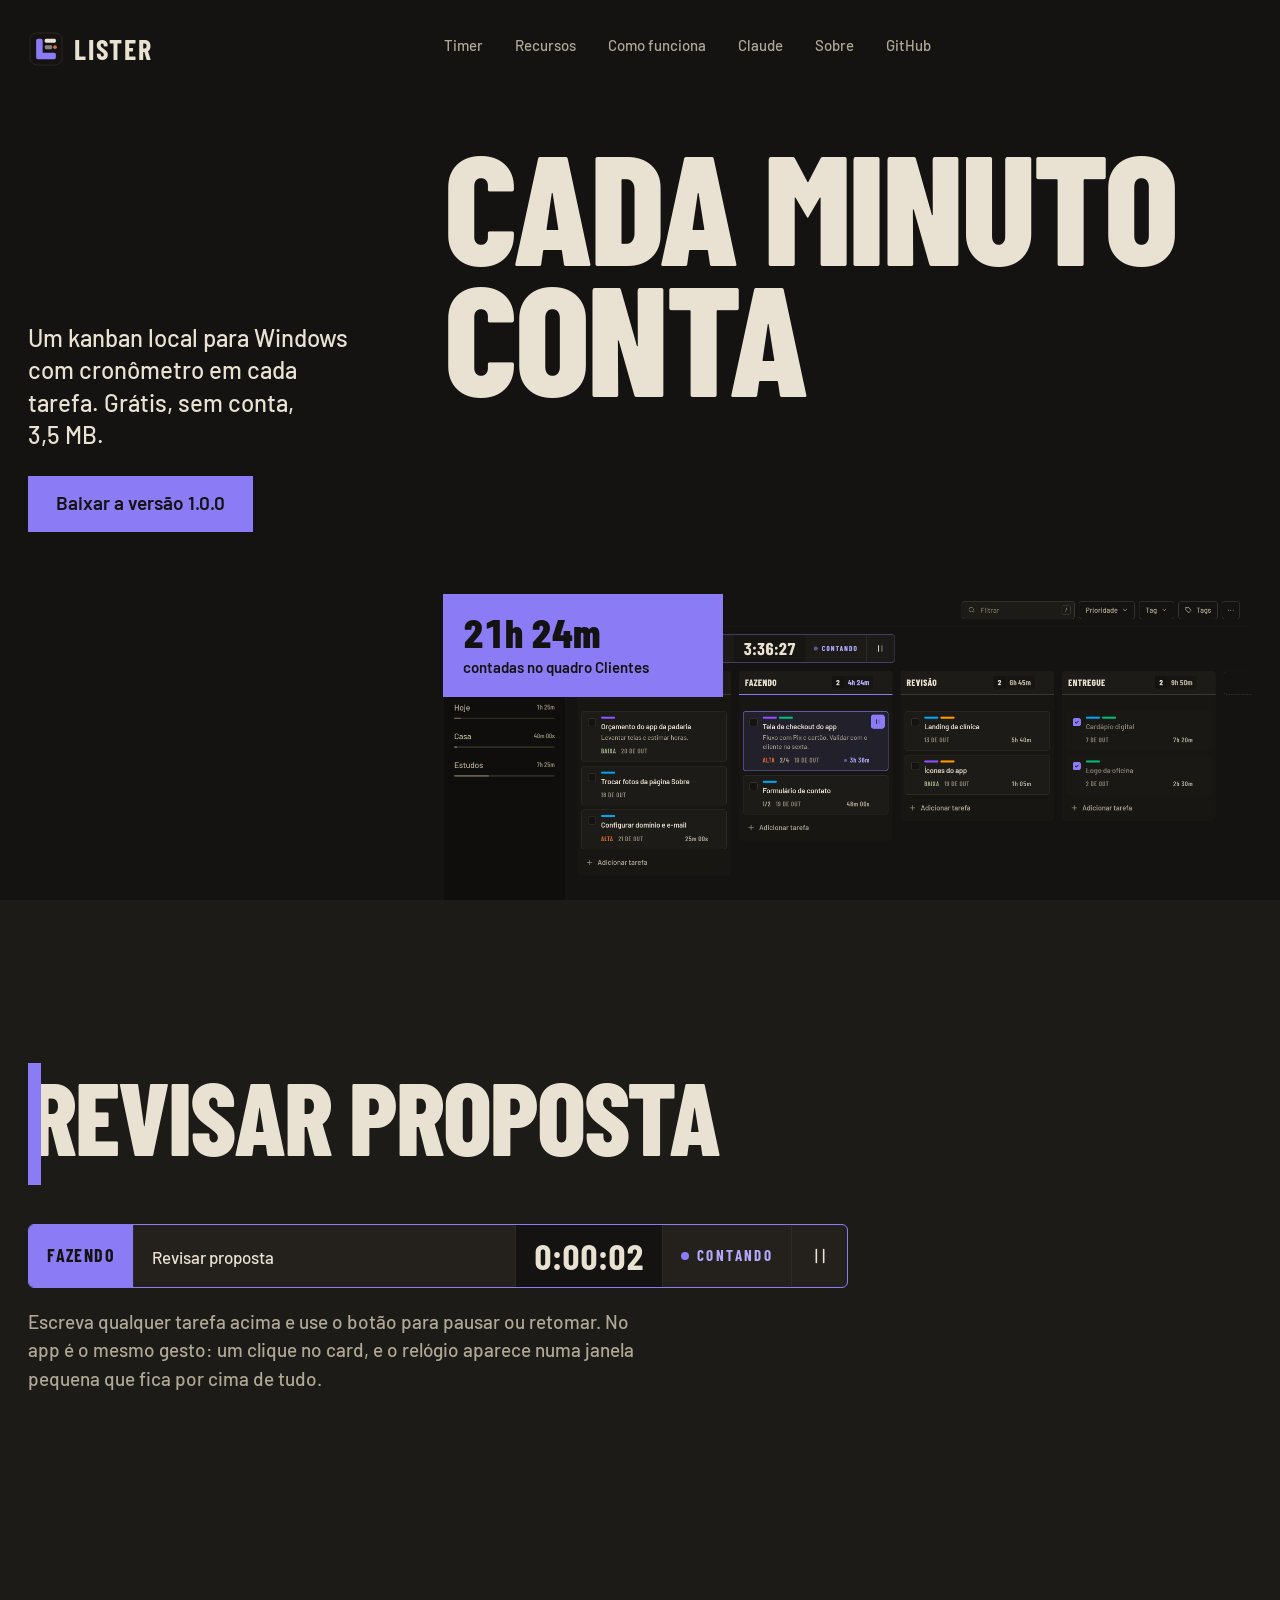
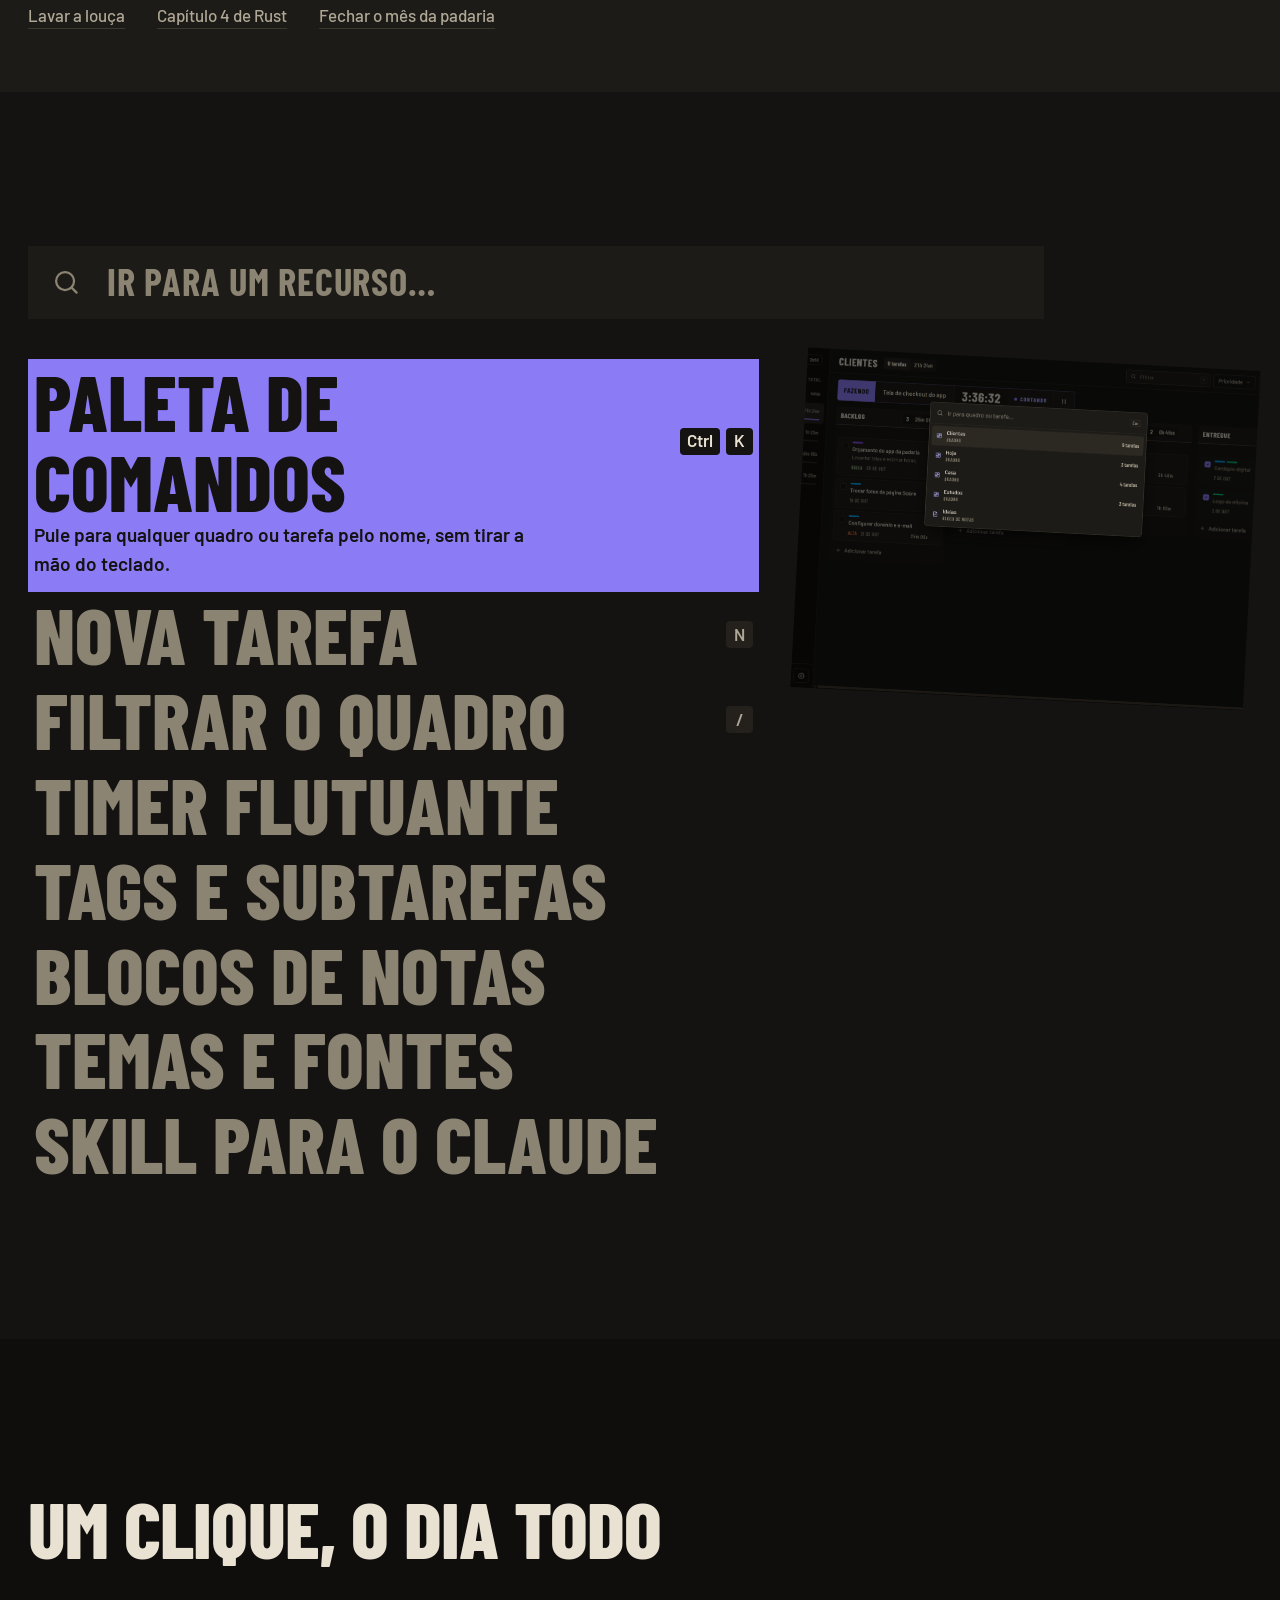
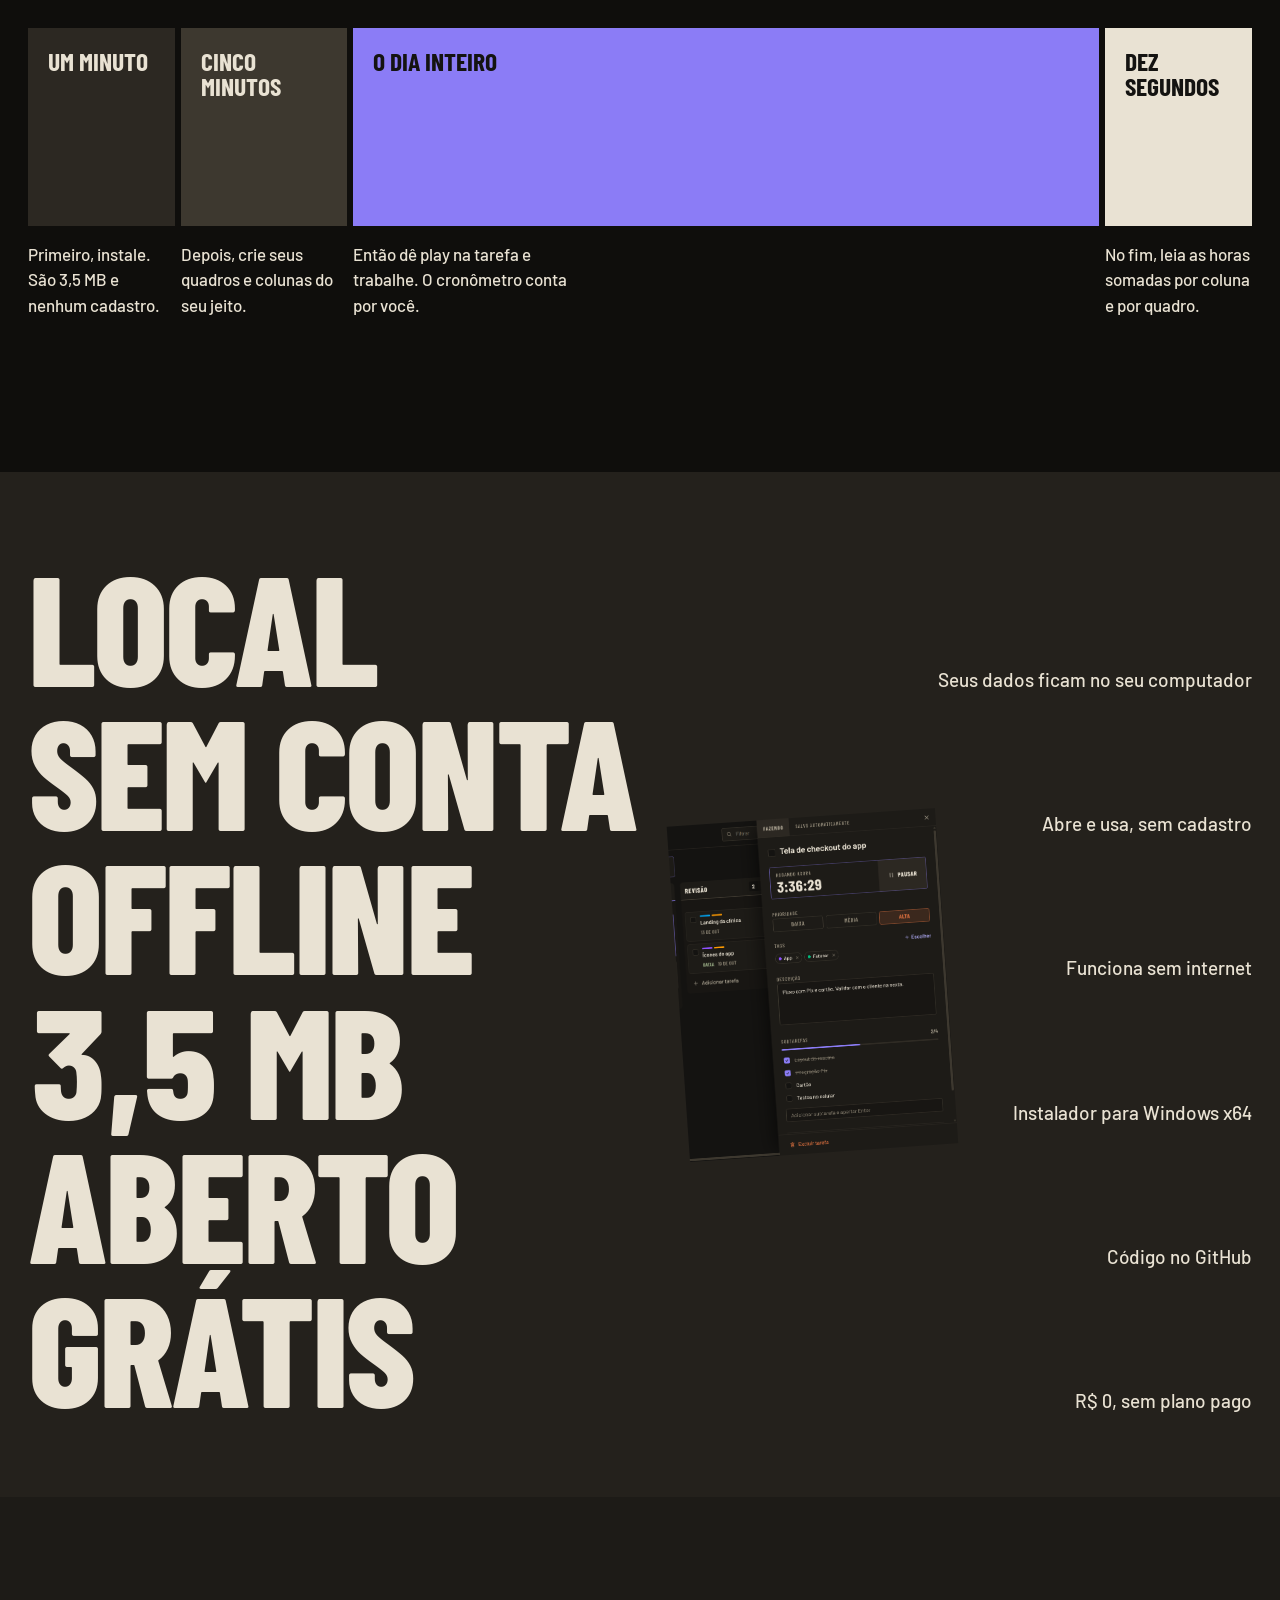
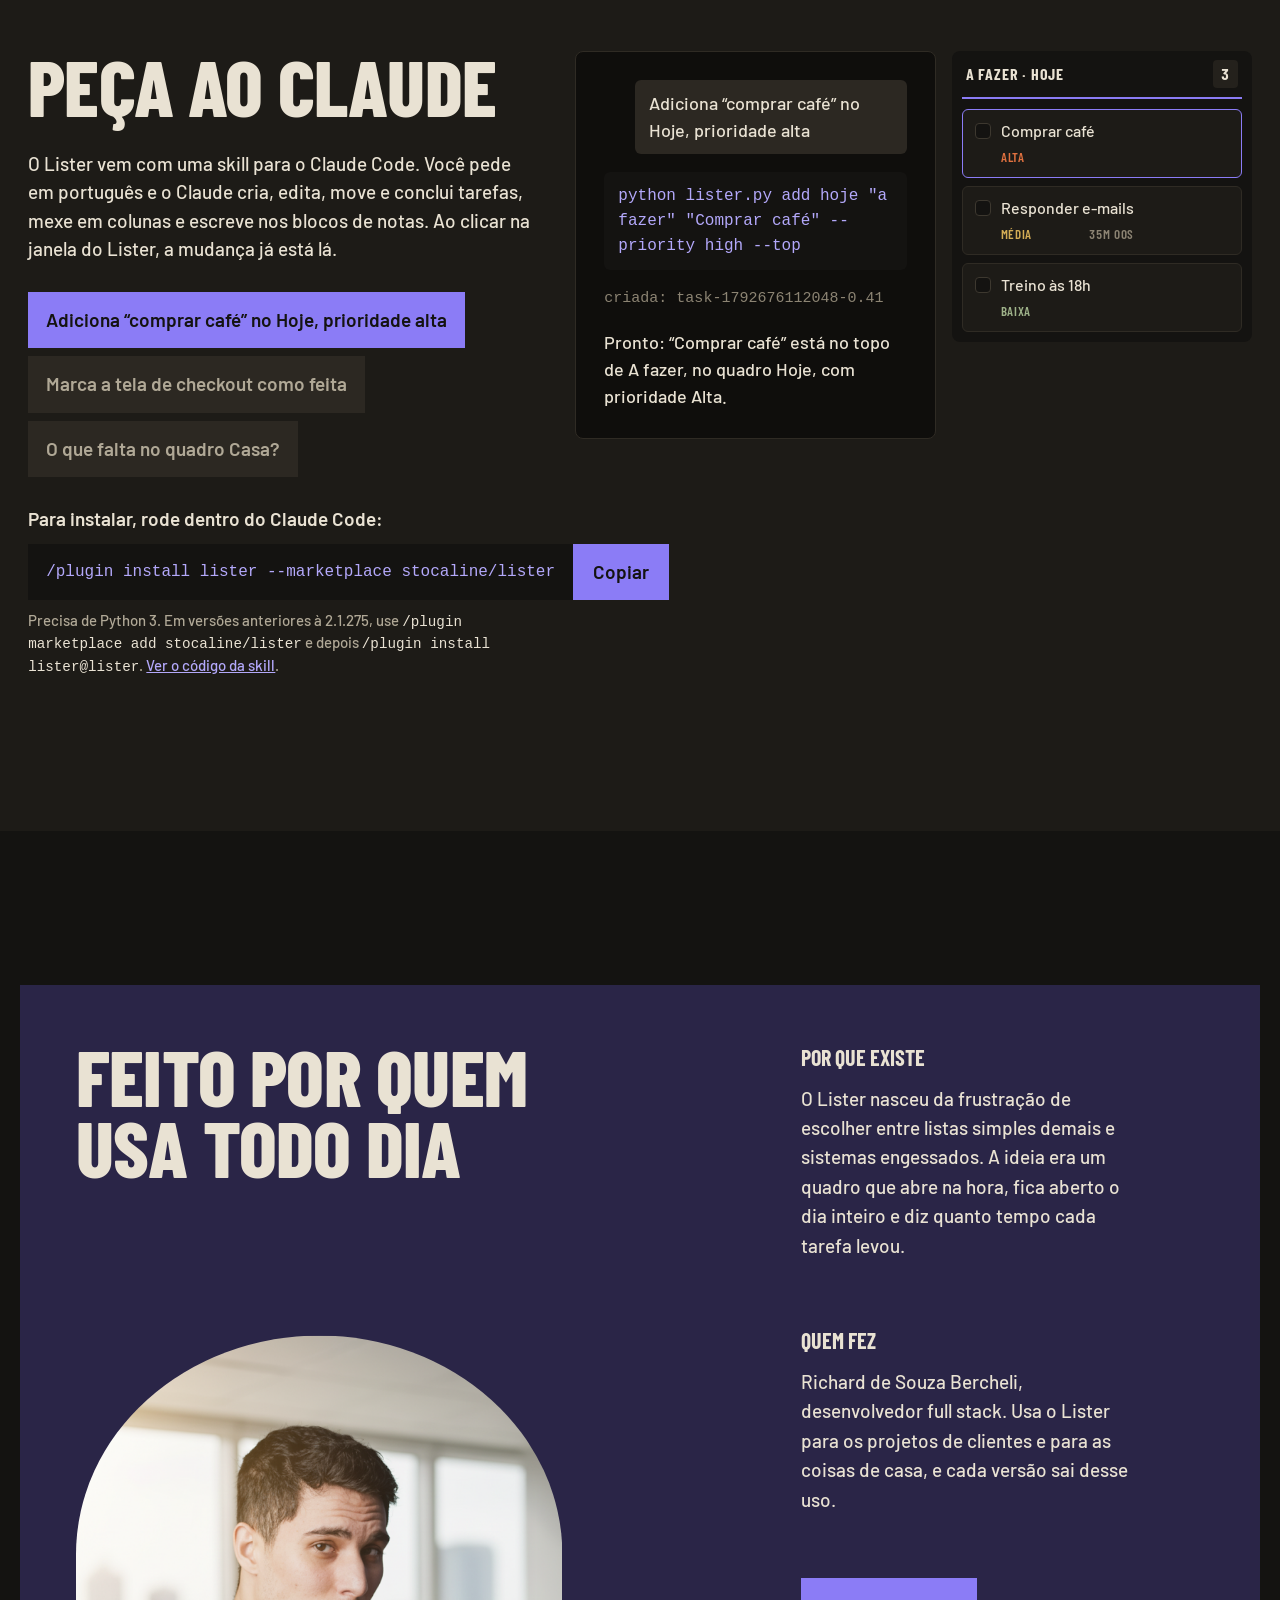
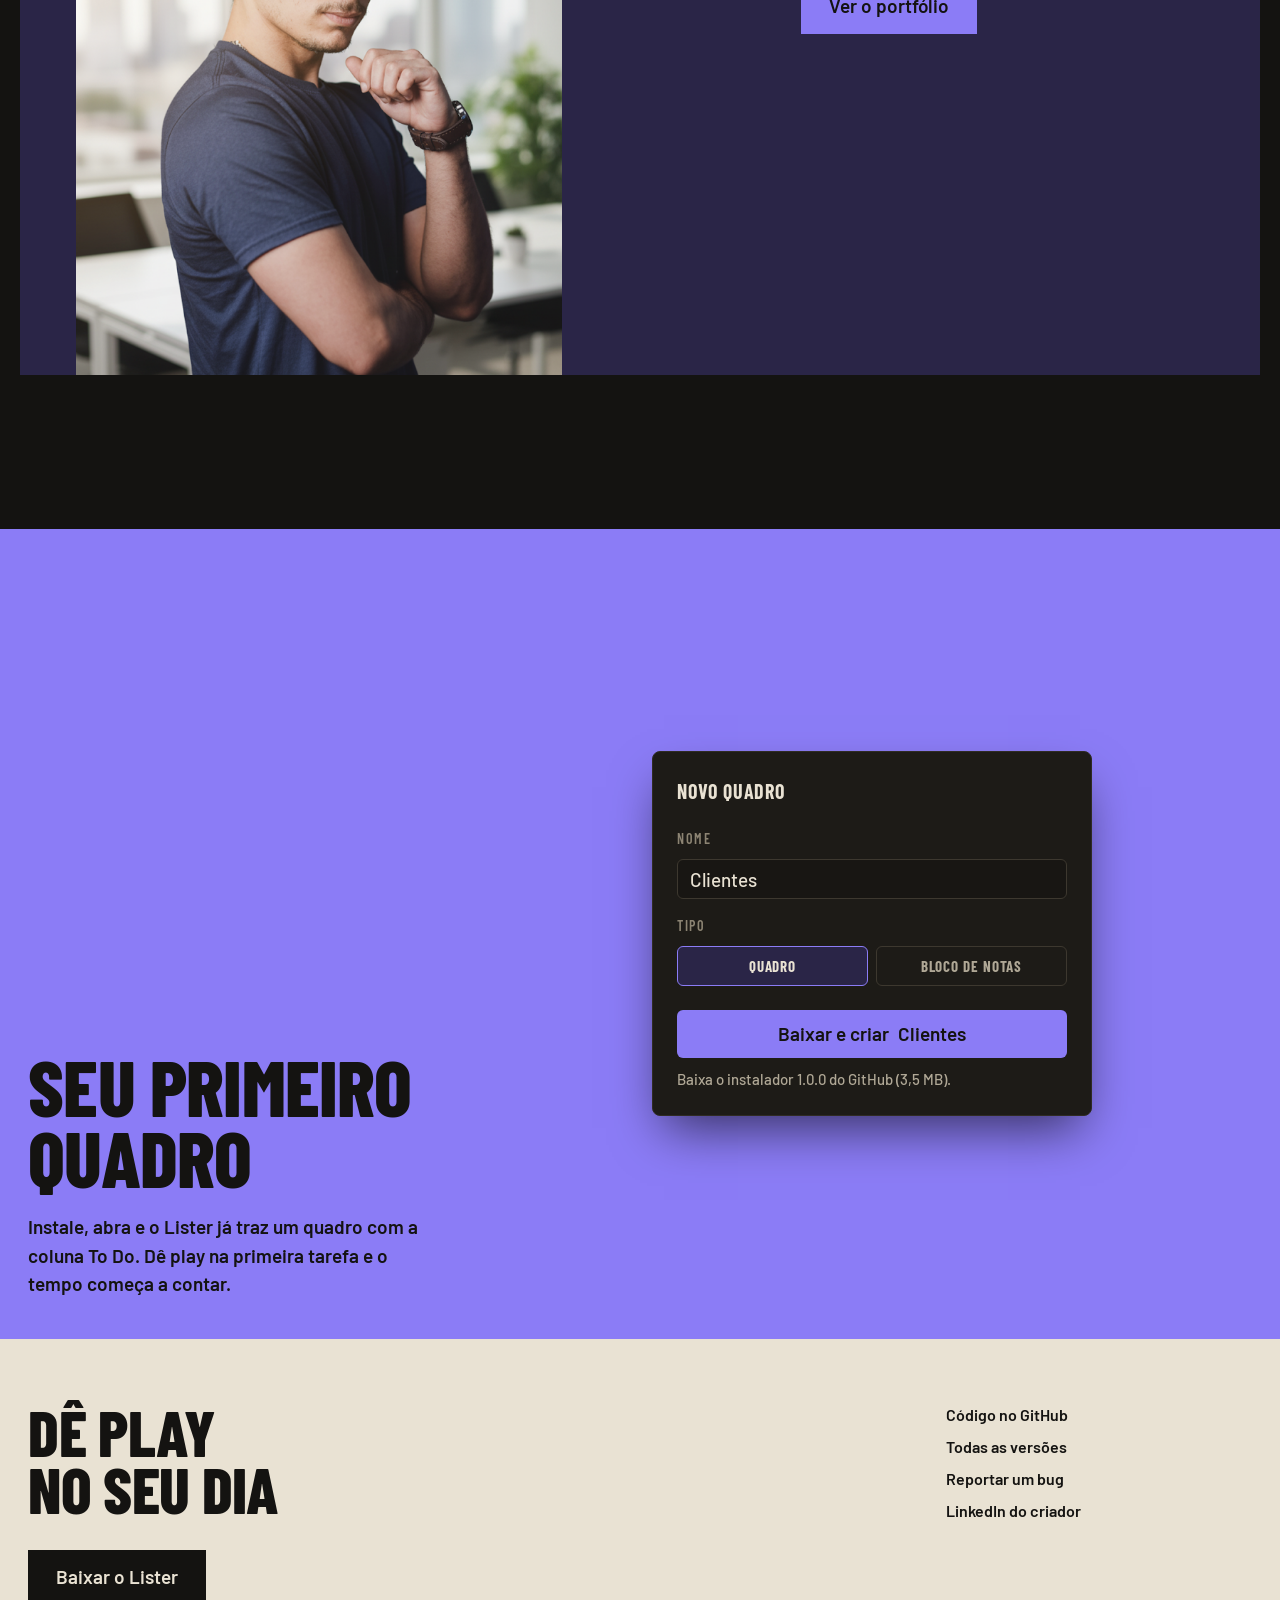
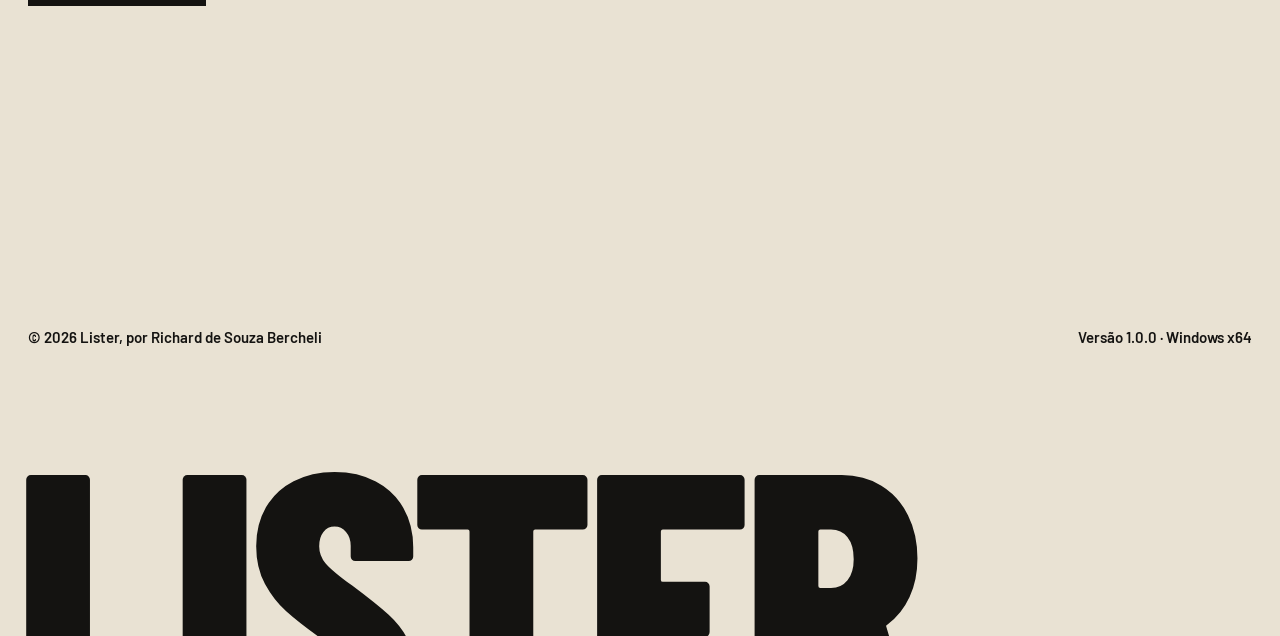
<file: index.html>
<!DOCTYPE html>
<html lang="pt-BR">
<head>
  <meta charset="utf-8">
  <meta name="viewport" content="width=device-width, initial-scale=1">
  <title>Lister · Cada minuto conta</title>
  <meta name="description" content="Kanban local para Windows com cronômetro em cada tarefa. Grátis, sem conta, 3,5 MB.">
  <meta name="theme-color" content="#141311">
  <link rel="icon" href="assets/imgs/lister.svg" type="image/svg+xml">
  <link rel="preconnect" href="https://fonts.googleapis.com">
  <link rel="preconnect" href="https://fonts.gstatic.com" crossorigin>
  <link href="https://fonts.googleapis.com/css2?family=Barlow+Condensed:wght@600;700;800&family=Barlow:wght@400;500;600&display=swap" rel="stylesheet">
  <link rel="stylesheet" href="assets/css/style.css">
  <script>document.documentElement.classList.add('js')</script>
</head>
<body>

<!-- HERO -->
<header class="hero" id="topo">
  <div class="hero-left">
    <a class="wordmark" href="#topo" aria-label="Lister, início">
      <img src="assets/imgs/lister.svg" alt="" width="36" height="36">LISTER
    </a>
    <div class="hero-talk">
      <p class="lead fade-up">Um kanban local para Windows com cronômetro em cada tarefa. Grátis, sem conta, 3,5&nbsp;MB.</p>
      <a class="btn btn-primary fade-up" href="https://github.com/stocaline/lister/releases/download/v1.0.0/lister_1.0.0_x64-setup.exe">Baixar a versão 1.0.0</a>
    </div>
  </div>
  <div class="hero-right">
    <nav class="nav" aria-label="Seções">
      <a href="#timer">Timer</a>
      <a href="#recursos">Recursos</a>
      <a href="#como">Como funciona</a>
      <a href="#claude">Claude</a>
      <a href="#sobre">Sobre</a>
      <a href="https://github.com/stocaline/lister">GitHub</a>
    </nav>
    <h1 class="display lines">
      <span class="line"><span data-line style="--i:0">Cada minuto</span></span>
      <span class="line"><span data-line style="--i:1">conta</span></span>
    </h1>
    <figure class="hero-shot">
      <div class="score-chip fade-up" aria-hidden="true">
        <span class="score-chip-clock">21h 24m</span>
        <span class="score-chip-text">contadas no quadro Clientes</span>
      </div>
      <div class="hero-shot-frame">
        <img src="assets/shots/board.png" width="3200" height="1800" alt="O Lister aberto no quadro Clientes: colunas Backlog, Fazendo, Revisão e Entregue, com o cronômetro no topo marcando 3:36:11 na tarefa Tela de checkout do app.">
      </div>
    </figure>
  </div>
</header>

<main>

<!-- SHOWCASE: the live thing -->
<section class="showcase" id="timer" aria-labelledby="timer-title">
  <h2 id="timer-title" class="sr-only">Experimente o cronômetro</h2>
  <div class="type-line reveal" data-ui>
    <label for="task-input" class="sr-only">Escreva uma tarefa</label>
    <input id="task-input" class="display type-input" value="Revisar proposta" maxlength="60" autocomplete="off" spellcheck="false">
    <span class="type-measure display" aria-hidden="true"></span>
    <span class="type-caret" aria-hidden="true"></span>
  </div>

  <div class="placar-wrap reveal">
    <div class="placar" data-ui data-placar role="group" aria-label="Cronômetro da tarefa">
      <span class="placar-tag">Fazendo</span>
      <span class="placar-name" data-placar-name>Revisar proposta</span>
      <span class="placar-clock" data-placar-clock aria-live="off">0:00:00</span>
      <span class="placar-status"><i></i><span data-placar-status>Contando</span></span>
      <button class="placar-toggle" data-placar-toggle aria-label="Pausar">
        <svg viewBox="0 0 24 24" aria-hidden="true"><path d="M8 5v14M16 5v14"/></svg>
      </button>
    </div>
    <p class="placar-note">Escreva qualquer tarefa acima e use o botão para pausar ou retomar. No app é o mesmo gesto: um clique no card, e o relógio aparece numa janela pequena que fica por cima de tudo.</p>
  </div>

  <div class="examples reveal" role="group" aria-label="Exemplos de tarefa">
    <button class="example" data-example>Lavar a louça</button>
    <button class="example" data-example>Capítulo 4 de Rust</button>
    <button class="example" data-example>Fechar o mês da padaria</button>
  </div>
</section>

<!-- FEATURES: the command list -->
<section class="features" id="recursos" aria-labelledby="recursos-title">
  <h2 id="recursos-title" class="sr-only">Recursos</h2>
  <div class="cmd" data-ui>
    <label class="cmd-search reveal">
      <svg viewBox="0 0 24 24" aria-hidden="true"><path d="M11 4a7 7 0 1 0 0 14 7 7 0 0 0 0-14zM20 20l-3.5-3.5"/></svg>
      <span class="sr-only">Filtrar recursos</span>
      <input class="cmd-input" placeholder="Ir para um recurso…" data-cmd-input autocomplete="off">
    </label>
    <div class="cmd-body">
      <ul class="cmd-list" role="listbox" aria-label="Recursos do Lister" data-cmd-list>
        <li role="option" data-shot="palette" aria-selected="true">
          <span class="cmd-name">Paleta de comandos</span><span class="keys"><kbd>Ctrl</kbd><kbd>K</kbd></span>
          <p class="cmd-desc">Pule para qualquer quadro ou tarefa pelo nome, sem tirar a mão do teclado.</p>
        </li>
        <li role="option" data-shot="board">
          <span class="cmd-name">Nova tarefa</span><span class="keys"><kbd>N</kbd></span>
          <p class="cmd-desc">Cria uma tarefa na primeira coluna do quadro aberto. Arraste cards e colunas para reorganizar.</p>
        </li>
        <li role="option" data-shot="board">
          <span class="cmd-name">Filtrar o quadro</span><span class="keys"><kbd>/</kbd></span>
          <p class="cmd-desc">Filtra por texto, prioridade e tag, e mostra a soma de tarefas e horas do que sobrou.</p>
        </li>
        <li role="option" data-shot="drawer">
          <span class="cmd-name">Timer flutuante</span>
          <p class="cmd-desc">Ao dar play, uma janelinha fica sempre por cima e o quadro sai da frente. Pausa e retoma de lá mesmo.</p>
        </li>
        <li role="option" data-shot="drawer">
          <span class="cmd-name">Tags e subtarefas</span>
          <p class="cmd-desc">Prioridade Baixa, Média ou Alta; tags em 17 cores; subtarefas com barra de progresso; tempo editável à mão.</p>
        </li>
        <li role="option" data-shot="notes">
          <span class="cmd-name">Blocos de notas</span>
          <p class="cmd-desc">Notas em markdown com checklists, ao lado dos quadros, exportáveis em .md.</p>
        </li>
        <li role="option" data-shot="light">
          <span class="cmd-name">Temas e fontes</span>
          <p class="cmd-desc">Escuro ou claro, 7 cores de destaque e 5 fontes, incluindo a Atkinson Hyperlegible.</p>
        </li>
        <li role="option" data-shot="board">
          <span class="cmd-name">Skill para o Claude</span>
          <p class="cmd-desc">Peça ao Claude para criar, mover ou concluir tarefas. <a href="#claude">Veja como</a>.</p>
        </li>
      </ul>
      <figure class="cmd-shots reveal" aria-live="polite">
        <img data-shot-img="palette" class="on" src="assets/shots/palette.png" width="3200" height="1800" loading="lazy" alt="Paleta de comandos aberta sobre o quadro, listando Clientes, Hoje, Casa, Estudos e o bloco Ideias.">
        <img data-shot-img="drawer" src="assets/shots/drawer.png" width="3200" height="1800" loading="lazy" alt="Gaveta da tarefa Tela de checkout do app: relógio rodando em 3:36:29, prioridade Alta, tags App e Faturar, e duas de quatro subtarefas feitas.">
        <img data-shot-img="notes" src="assets/shots/notes.png" width="3200" height="1800" loading="lazy" alt="Bloco de notas Ideias com título, lista, checklist e citação em markdown.">
        <img data-shot-img="light" src="assets/shots/light.png" width="3200" height="1800" loading="lazy" alt="O Lister no tema claro com a cor de destaque verde: quadro Clientes, cronômetro e colunas em tons claros.">
        <img data-shot-img="board" src="assets/shots/board.png" width="3200" height="1800" loading="lazy" alt="Quadro Clientes com quatro colunas, horas por coluna e o cronômetro no topo.">
      </figure>
    </div>
    <p class="cmd-empty small" data-cmd-empty hidden>Nenhum recurso com esse nome.</p>
  </div>
</section>

<!-- HOW IT WORKS: one bar -->
<section class="how" id="como" aria-labelledby="como-title">
  <h2 id="como-title" class="head reveal">Um clique, o dia todo</h2>
  <ol class="bar reveal" data-ui>
    <li class="seg seg-a" style="--grow:1"><span class="seg-time">Um minuto</span><p>Primeiro, instale. São 3,5 MB e nenhum cadastro.</p></li>
    <li class="seg seg-b" style="--grow:2"><span class="seg-time">Cinco minutos</span><p>Depois, crie seus quadros e colunas do seu jeito.</p></li>
    <li class="seg seg-c" style="--grow:9"><span class="seg-time">O dia inteiro</span><p>Então dê play na tarefa e trabalhe. O cronômetro conta por você.</p></li>
    <li class="seg seg-d" style="--grow:1"><span class="seg-time">Dez segundos</span><p>No fim, leia as horas somadas por coluna e por quadro.</p></li>
  </ol>
</section>

<!-- LIST: the poster -->
<section class="poster" aria-label="O que o Lister é">
  <ul class="poster-list">
    <li class="reveal"><span class="poster-word">Local</span><span class="poster-fact">Seus dados ficam no seu computador</span></li>
    <li class="reveal"><span class="poster-word">Sem conta</span><span class="poster-fact">Abre e usa, sem cadastro</span></li>
    <li class="reveal"><span class="poster-word">Offline</span><span class="poster-fact">Funciona sem internet</span></li>
    <li class="reveal"><span class="poster-word">3,5 MB</span><span class="poster-fact">Instalador para Windows x64</span></li>
    <li class="reveal"><span class="poster-word">Aberto</span><span class="poster-fact">Código no GitHub</span></li>
    <li class="reveal"><span class="poster-word">Grátis</span><span class="poster-fact">R$ 0, sem plano pago</span></li>
  </ul>
  <img class="poster-shot reveal" src="assets/shots/drawer.png" width="3200" height="1800" loading="lazy" alt="Detalhe da gaveta de tarefa do Lister com o relógio rodando e as subtarefas.">
</section>

<!-- CLAUDE -->
<section class="claude" id="claude" aria-labelledby="claude-title">
  <div class="claude-left">
    <h2 id="claude-title" class="head reveal">Peça ao Claude</h2>
    <p class="reveal">O Lister vem com uma skill para o Claude Code. Você pede em português e o Claude cria, edita, move e conclui tarefas, mexe em colunas e escreve nos blocos de notas. Ao clicar na janela do Lister, a mudança já está lá.</p>
    <div class="claude-asks reveal" role="group" aria-label="Pedidos de exemplo">
      <button class="ask" aria-pressed="true" data-ask="0">Adiciona “comprar café” no Hoje, prioridade alta</button>
      <button class="ask" aria-pressed="false" data-ask="1">Marca a tela de checkout como feita</button>
      <button class="ask" aria-pressed="false" data-ask="2">O que falta no quadro Casa?</button>
    </div>
    <div class="install reveal">
      <p class="install-label">Para instalar, rode dentro do Claude Code:</p>
      <div class="install-box">
        <pre><code data-install-cmd>/plugin install lister --marketplace stocaline/lister</code></pre>
        <button class="install-copy" data-copy>Copiar</button>
      </div>
      <p class="claude-install small">Precisa de Python 3. Em versões anteriores à 2.1.275, use <code>/plugin marketplace add stocaline/lister</code> e depois <code>/plugin install lister@lister</code>. <a href="https://github.com/stocaline/lister/tree/master/claude-skill/lister">Ver o código da skill</a>.</p>
    </div>
  </div>

  <div class="claude-right reveal" data-ui>
    <div class="term">
      <p class="term-you" data-term-ask>Adiciona “comprar café” no Hoje, prioridade alta</p>
      <pre class="term-cmd"><code data-term-cmd>python lister.py add hoje "a fazer" "Comprar café" --priority high</code></pre>
      <pre class="term-out"><code data-term-out>criada: task-1792676112048-0.41</code></pre>
      <p class="term-claude" data-term-reply>Pronto, “Comprar café” está no topo de A fazer, no quadro Hoje, com prioridade Alta.</p>
    </div>
    <div class="mini-col">
      <div class="mini-head"><span data-mini-col>A fazer</span><span class="mini-count" data-mini-count>3</span></div>
      <div class="mini-cards" data-mini-cards></div>
    </div>
  </div>
</section>

<!-- ABOUT -->
<section class="about" id="sobre" aria-labelledby="sobre-title">
  <div class="about-panel">
    <div class="about-left">
      <h2 id="sobre-title" class="head reveal">Feito por quem<br>usa todo dia</h2>
      <img class="about-photo reveal" src="assets/imgs/dev.png" width="683" height="1024" loading="lazy" alt="Retrato de Richard de Souza Bercheli, criador do Lister.">
    </div>
    <div class="about-right">
      <div class="reveal">
        <h3 class="sub">Por que existe</h3>
        <p>O Lister nasceu da frustração de escolher entre listas simples demais e sistemas engessados. A ideia era um quadro que abre na hora, fica aberto o dia inteiro e diz quanto tempo cada tarefa levou.</p>
      </div>
      <div class="reveal">
        <h3 class="sub">Quem fez</h3>
        <p>Richard de Souza Bercheli, desenvolvedor full stack. Usa o Lister para os projetos de clientes e para as coisas de casa, e cada versão sai desse uso.</p>
      </div>
      <a class="btn btn-primary reveal" href="https://richardbercheli.com.br/">Ver o portfólio</a>
    </div>
  </div>
</section>

<!-- CTA: first step already open -->
<section class="cta" aria-labelledby="cta-title">
  <div class="cta-left">
    <h2 id="cta-title" class="head reveal">Seu primeiro<br>quadro</h2>
    <p class="reveal">Instale, abra e o Lister já traz um quadro com a coluna To Do. Dê play na primeira tarefa e o tempo começa a contar.</p>
  </div>
  <form class="dialog reveal" data-ui action="https://github.com/stocaline/lister/releases/download/v1.0.0/lister_1.0.0_x64-setup.exe" method="get" data-cta>
    <p class="dialog-title">Novo quadro</p>
    <label class="dialog-label" for="board-name">Nome</label>
    <input id="board-name" class="dialog-input" value="Clientes" maxlength="40" autocomplete="off">
    <div class="dialog-label" id="kind-label">Tipo</div>
    <div class="seg-choice" role="radiogroup" aria-labelledby="kind-label">
      <button type="button" role="radio" aria-checked="true" data-kind>Quadro</button>
      <button type="button" role="radio" aria-checked="false" data-kind>Bloco de notas</button>
    </div>
    <button class="btn btn-primary dialog-go" type="submit">Baixar e criar <span data-cta-name>Clientes</span></button>
    <p class="dialog-foot">Baixa o instalador 1.0.0 do GitHub (3,5 MB).</p>
  </form>
</section>

</main>

<!-- FOOTER -->
<footer class="footer">
  <div class="footer-top">
    <div>
      <p class="head footer-invite reveal">Dê play<br>no seu dia</p>
      <a class="btn btn-dark reveal" href="https://github.com/stocaline/lister/releases/download/v1.0.0/lister_1.0.0_x64-setup.exe">Baixar o Lister</a>
    </div>
    <ul class="footer-links">
      <li><a href="https://github.com/stocaline/lister">Código no GitHub</a></li>
      <li><a href="https://github.com/stocaline/lister/releases">Todas as versões</a></li>
      <li><a href="https://github.com/stocaline/lister/issues">Reportar um bug</a></li>
      <li><a href="https://www.linkedin.com/in/richard-de-souza-bercheli/">LinkedIn do criador</a></li>
    </ul>
  </div>
  <div class="footer-legal small">
    <span>© <span data-year>2026</span> Lister, por Richard de Souza Bercheli</span>
    <span>Versão 1.0.0 · Windows x64</span>
  </div>
  <p class="footer-name" aria-hidden="true">LISTER</p>
</footer>

<script src="assets/js/main.js"></script>
</body>
</html>
</file>
<file: assets/css/style.css>
/* Lister landing. Tokens come from the app's DESIGN.md ("Placar ao Vivo"). */
:root {
  --ground: #141311;
  --rail: #0f0e0c;
  --slab: #1d1b17;
  --slab-2: #24211c;
  --slab-3: #2c2822;
  --line: #2f2b24;
  --line-2: #3d382f;
  --cream: #e9e2d3;
  --muted: #b0a896;
  --faint: #8c8473;
  --violet: #8b7cf6;
  --violet-ink: #b3a8fa;
  --violet-deep: #2a2547;
  --stamp: #e0713f;

  --cond: "Barlow Condensed", "Barlow", system-ui, sans-serif;
  --text: "Barlow", system-ui, sans-serif;

  /* five steps */
  --step-small: 0.9375rem;                        /* 15px */
  --step-body: clamp(1.0625rem, 1rem + 0.3vw, 1.1875rem); /* 17–19px */
  --step-lead: clamp(1.25rem, 1.1rem + 0.6vw, 1.5rem);    /* 20–24px */
  --step-head: clamp(2.75rem, 1.4rem + 4.4vw, 5.5rem);    /* 44–88px */
  --step-display: clamp(4.5rem, 1rem + 11vw, 11rem);      /* 72–176px */

  --margin: clamp(1.25rem, 2.2vw, 2rem);
  --section: clamp(6rem, 12vw, 12rem);
  --ease: cubic-bezier(0.16, 1, 0.3, 1);
}

*, *::before, *::after { box-sizing: border-box; }
html { -webkit-text-size-adjust: 100%; text-size-adjust: 100%; }
body {
  margin: 0; background: var(--ground); color: var(--cream);
  font-family: var(--text); font-size: var(--step-body); font-weight: 500; line-height: 1.5;
  -webkit-font-smoothing: antialiased; overflow-x: hidden;
}
h1, h2, h3, p, figure, ul, ol { margin: 0; }
ul, ol { padding: 0; list-style: none; }
img { display: block; max-width: 100%; height: auto; }
a { color: inherit; }
button, input { font: inherit; color: inherit; }
button { background: none; border: 0; padding: 0; cursor: pointer; }
::selection { background: var(--violet); color: var(--ground); }
:focus-visible { outline: 2px solid var(--violet); outline-offset: 3px; }
.sr-only { position: absolute; width: 1px; height: 1px; overflow: hidden; clip: rect(0 0 0 0); white-space: nowrap; }

/* type */
.display, .head, .wordmark, .poster-word, .footer-name {
  font-family: var(--cond); font-weight: 800; text-transform: uppercase; font-variant-numeric: tabular-nums;
}
.display { font-size: var(--step-display); line-height: 0.84; letter-spacing: -0.02em; }
.head { font-size: var(--step-head); line-height: 0.9; letter-spacing: -0.01em; }
.lead { font-size: var(--step-lead); line-height: 1.35; max-width: 24ch; }
.small { font-size: var(--step-small); line-height: 1.45; }
p { max-width: 62ch; }

/* buttons: square, flat */
.btn {
  display: inline-flex; align-items: center; justify-content: center; gap: 0.5em;
  min-height: 56px; padding: 0 1.75rem; text-decoration: none;
  font-family: var(--text); font-weight: 600; font-size: var(--step-body);
  transition: background-color 180ms var(--ease), transform 140ms var(--ease);
}
.btn:active { transform: translateY(1px) scale(0.98); }
.btn-primary { background: var(--violet); color: var(--ground); }
.btn-primary:hover { background: var(--violet-ink); }
.btn-dark { background: var(--ground); color: var(--cream); }
.btn-dark:hover { background: var(--slab-3); }

/* ---------- hero ---------- */
.hero {
  display: grid; grid-template-columns: 34% 1fr; min-height: 100svh;
  padding: 0 var(--margin); overflow: hidden; position: relative;
}
.hero-left { padding: 28px 2rem 0 0; display: flex; flex-direction: column; }
.wordmark {
  display: inline-flex; align-items: center; gap: 10px; text-decoration: none;
  font-size: 1.75rem; letter-spacing: 0.06em; font-weight: 700;
}
.wordmark img { width: 36px; height: 36px; }
.hero-talk { margin-top: 28svh; display: grid; gap: 1.5rem; justify-items: start; }
.note { color: var(--muted); }
.hero-right { padding-top: 34px; display: flex; flex-direction: column; min-width: 0; }
.nav { display: flex; flex-wrap: wrap; gap: 0.5rem 2rem; font-size: var(--step-small); }
.nav a { text-decoration: none; color: var(--muted); transition: color 180ms var(--ease); }
.nav a:hover { color: var(--cream); }
.hero h1 { margin-top: 9svh; }
.hero-shot { margin-top: auto; padding-top: 6svh; position: relative; }
.hero-shot-frame { height: 34svh; min-height: 260px; overflow: hidden; background: var(--slab); }
.hero-shot-frame img { width: 100%; animation: drift 24s ease-in-out infinite alternate; transform-origin: 20% 0; }
@keyframes drift { from { transform: scale(1); } to { transform: scale(1.06) translateX(-1.5%); } }
.score-chip {
  position: absolute; z-index: 2; left: -1px; top: 6svh; transform: translateY(-50%);
  width: 280px; padding: 18px 20px; background: var(--violet); color: var(--ground);
  display: grid; gap: 4px;
}
.score-chip-clock { font-family: var(--cond); font-weight: 800; font-size: 2.5rem; line-height: 1; font-variant-numeric: tabular-nums; }
.score-chip-text { font-size: var(--step-small); font-weight: 600; }

/* line reveal + fades */
.lines .line { display: block; overflow: hidden; padding-bottom: 0.08em; margin-bottom: -0.08em; }
.lines [data-line] { display: block; }
@media (prefers-reduced-motion: no-preference) {
  .js .lines [data-line] { transform: translateY(105%); animation: line-up 900ms var(--ease) forwards; animation-delay: calc(var(--i) * 110ms + 150ms); }
  .js .fade-up { opacity: 0; transform: translateY(18px); animation: fade-up 700ms var(--ease) 600ms forwards; }
  .js .reveal { opacity: 0; transform: translateY(24px); transition: opacity 700ms var(--ease), transform 700ms var(--ease); transition-delay: calc(var(--d, 0) * 80ms); }
  .js .reveal.in { opacity: 1; transform: none; }
}
@media (prefers-reduced-motion: reduce) { .hero-shot-frame img { animation: none; } }
@keyframes line-up { to { transform: none; } }
@keyframes fade-up { to { opacity: 1; transform: none; } }

/* ---------- showcase ---------- */
.showcase {
  background: var(--slab); min-height: 88svh; padding: var(--section) var(--margin) 4rem;
  display: flex; flex-direction: column;
}
.type-line { position: relative; max-width: 100%; }
.type-input, .type-measure, .type-caret { font-size: clamp(3rem, 8vw, 8.25rem); }
.type-input {
  width: 100%; background: none; border: 0; outline: 0; padding: 0; color: var(--cream);
  caret-color: transparent; text-overflow: clip;
}
.type-input:focus-visible { outline: none; }
.type-line:focus-within { /* taste-skill-ignore: focus indicator */ box-shadow: 0 6px 0 -3px var(--violet); }
.type-measure { position: absolute; visibility: hidden; white-space: pre; left: 0; top: 0; }
.type-caret {
  position: absolute; top: 0.06em; height: 0.78em; width: 0.08em; background: var(--violet);
  font-size: var(--step-display); left: 0; animation: blink 1.05s steps(1) infinite;
}
@keyframes blink { 50% { opacity: 0; } }
@media (prefers-reduced-motion: reduce) { .type-caret { animation: none; } }

.placar-wrap { margin-top: 48px; display: grid; gap: 1.25rem; max-width: 820px; }
.placar-note { color: var(--muted); max-width: 56ch; }

/* the placar, as in the app (data-ui keeps its own hairlines and 6px corners) */
.placar {
  display: grid; grid-template-columns: auto minmax(0, 1fr) auto auto 56px; align-items: stretch;
  height: 64px; background: var(--slab-2); border: 1px solid var(--violet); border-radius: 6px; overflow: hidden;
}
.placar > * { display: flex; align-items: center; padding: 0 18px; }
.placar > * + * { /* taste-skill-ignore: data-ui placar cells */ border-left: 1px solid var(--line); }
.placar-tag { background: var(--violet); color: var(--ground); font-family: var(--cond); font-weight: 700; font-size: 1.125rem; letter-spacing: 0.08em; text-transform: uppercase; }
.placar-name { min-width: 0; overflow: hidden; white-space: nowrap; text-overflow: ellipsis; display: block; line-height: 64px; font-size: 1.0625rem; }
.placar-clock { background: var(--ground); font-family: var(--cond); font-weight: 700; font-size: 2.25rem; font-variant-numeric: tabular-nums; }
.placar-status { gap: 8px; color: var(--violet-ink); font-family: var(--cond); font-weight: 700; font-size: 0.9375rem; letter-spacing: 0.16em; text-transform: uppercase; }
.placar-status i { width: 8px; height: 8px; border-radius: 50%; background: var(--violet); animation: pulse 1.6s ease-in-out infinite; }
.placar.paused { border-color: var(--line-2); }
.placar.paused .placar-tag { background: var(--slab-3); color: var(--cream); }
.placar.paused .placar-status { color: var(--muted); }
.placar.paused .placar-status i { background: var(--faint); animation: none; }
.placar-toggle { justify-content: center; padding: 0; color: var(--cream); transition: background-color 180ms var(--ease); }
.placar-toggle:hover { background: var(--slab-3); }
.placar-toggle svg { width: 22px; height: 22px; fill: none; stroke: currentColor; stroke-width: 1.75; stroke-linecap: round; stroke-linejoin: round; }
.placar.wipe { animation: wipe 520ms var(--ease); }
@keyframes wipe { from { clip-path: inset(0 100% 0 0); } to { clip-path: inset(0 0 0 0); } }
@keyframes pulse { 50% { opacity: 0.35; } }
@media (prefers-reduced-motion: reduce) { .placar.wipe { animation: none; } .placar-status i { animation: none; } }

.examples { margin-top: auto; padding-top: 4rem; display: flex; flex-wrap: wrap; gap: 0.5rem 2rem; }
.example { color: var(--muted); font-size: 1.0625rem; text-decoration: underline; text-decoration-color: var(--line-2); text-underline-offset: 6px; transition: color 180ms var(--ease); }
.example:hover, .example:focus-visible { color: var(--cream); text-decoration-color: var(--violet); }

/* ---------- features: command list ---------- */
.features { padding: var(--section) var(--margin); }
.cmd-search {
  display: flex; align-items: center; gap: 0.6em; width: min(100%, 83%); height: 1.9em;
  padding: 0 0.6em; background: var(--slab); font-size: clamp(1.75rem, 3vw, 2.75rem);
}
.cmd-search svg { width: 0.8em; height: 0.8em; fill: none; stroke: var(--faint); stroke-width: 1.75; stroke-linecap: round; flex: none; }
.cmd-input { flex: 1; min-width: 0; background: none; border: 0; outline: 0; font-family: var(--cond); font-weight: 700; text-transform: uppercase; letter-spacing: 0.02em; }
.cmd-input::placeholder { color: var(--faint); }
.cmd-search:focus-within { /* taste-skill-ignore: focus indicator */ box-shadow: inset 0 -3px 0 var(--violet); }
.cmd-body { display: grid; grid-template-columns: minmax(0, 1fr) minmax(0, 0.62fr); gap: 2.5rem; margin-top: 2.5rem; align-items: start; }
.cmd-list li {
  display: grid; grid-template-columns: 1fr auto; align-items: center; column-gap: 1rem;
  padding: 0.12em 0.3em; cursor: pointer; transition: background-color 180ms var(--ease), color 180ms var(--ease);
}
.cmd-name { font-family: var(--cond); font-weight: 800; text-transform: uppercase; font-size: var(--step-head); line-height: 1.02; color: var(--faint); transition: color 180ms var(--ease); }
.cmd-list li:hover .cmd-name { color: var(--cream); }
.cmd-list li[aria-selected="true"] { background: var(--violet); }
.cmd-list li[aria-selected="true"] .cmd-name { color: var(--ground); }
.keys { display: flex; gap: 6px; }
kbd {
  min-width: 1.6em; height: 1.6em; padding: 0 0.4em; display: inline-grid; place-items: center;
  background: var(--slab-2); color: var(--muted); border-radius: 4px; font-family: var(--text); font-size: 1.0625rem; font-weight: 600;
}
.cmd-list li[aria-selected="true"] kbd { background: var(--ground); color: var(--cream); }
.cmd-desc { display: none; grid-column: 1 / -1; padding: 0 0 0.6em; color: var(--ground); font-size: var(--step-body); font-weight: 600; max-width: 48ch; }
.cmd-list li[aria-selected="true"] .cmd-desc { display: block; }
.cmd-shots { position: sticky; top: 2rem; display: grid; }
.cmd-shots img {
  grid-area: 1 / 1; width: 100%; aspect-ratio: 4 / 3; object-fit: cover; object-position: 0 0;
  opacity: 0; transform: rotate(3deg) scale(0.97); transition: opacity 320ms var(--ease), transform 520ms var(--ease);
}
.cmd-shots img.on { opacity: 1; transform: rotate(3deg); }
.cmd-shots img[data-shot-img="drawer"] { object-position: 100% 0; }
.cmd-shots img[data-shot-img="notes"] { object-position: 40% 0; }
.cmd-shots img[data-shot-img="palette"] { object-position: 45% 0; }
.cmd-empty { margin-top: 1.5rem; color: var(--muted); }

/* ---------- how: one bar ---------- */
.how { background: var(--rail); padding: var(--section) var(--margin); }
.how h2 { margin-bottom: 64px; }
.bar { display: flex; gap: 6px; }
.seg { flex: var(--grow) 1 0; min-width: 12%; display: flex; flex-direction: column; }
.seg-time {
  display: block; height: 22vh; min-height: 150px; padding: 20px;
  font-family: var(--cond); font-weight: 700; text-transform: uppercase; font-size: clamp(1.25rem, 2vw, 1.875rem); line-height: 1;
}
.seg p { margin-top: 16px; max-width: 22ch; font-size: 1.0625rem; color: var(--cream); }
.seg-a .seg-time { background: var(--slab-3); }
.seg-b .seg-time { background: var(--line-2); }
.seg-c .seg-time { background: var(--violet); color: var(--ground); }
.seg-d .seg-time { background: var(--cream); color: var(--ground); }

/* ---------- poster list ---------- */
.poster { background: var(--slab-2); padding: 80px var(--margin); position: relative; overflow: hidden; }
.poster-list li { display: flex; align-items: baseline; justify-content: space-between; gap: 2rem; position: relative; z-index: 1; }
.poster-word { font-size: var(--step-display); line-height: 0.92; letter-spacing: -0.02em; transition: color 180ms var(--ease); }
.poster-list li:hover .poster-word { color: var(--violet); }
.poster-fact { font-size: 1.1875rem; color: var(--cream); text-align: right; font-variant-numeric: tabular-nums; }
.poster-shot {
  position: absolute; left: 53%; top: 50%; width: min(21vw, 330px); aspect-ratio: 4 / 5; object-fit: cover; object-position: 100% 0;
  transform: translateY(-50%) rotate(-4deg); z-index: 0; opacity: 0.9;
}
.js .poster-shot.reveal.in { transform: translateY(-50%) rotate(-4deg); }

/* ---------- claude ---------- */
.claude { align-items: center;
  background: var(--slab); padding: var(--section) var(--margin);
  display: grid; grid-template-columns: 5fr 7fr; gap: clamp(2rem, 5vw, 5rem); align-items: start;
}
.claude > * { min-width: 0; }
.claude-left { display: grid; gap: 1.75rem; }
.claude-install { overflow-wrap: anywhere; }
.claude-left > p { max-width: 46ch; }
.claude-asks { display: grid; gap: 8px; justify-items: start; }
.ask {
  text-align: left; padding: 14px 18px; background: var(--slab-3); color: var(--muted); font-weight: 600;
  transition: background-color 180ms var(--ease), color 180ms var(--ease), transform 140ms var(--ease);
}
.ask:hover { color: var(--cream); }
.ask:active { transform: scale(0.98); }
.ask[aria-pressed="true"] { background: var(--violet); color: var(--ground); }
.install { display: grid; gap: 10px; }
.install-label { font-weight: 600; }
.install-box { display: flex; align-items: stretch; background: var(--ground); max-width: 100%; }
.install-box pre { margin: 0; flex: 1; min-width: 0; overflow-x: auto; padding: 16px 18px; color: var(--violet-ink); font-family: ui-monospace, "Cascadia Code", Consolas, monospace; font-size: 1rem; }
.install-copy { flex: none; padding: 0 20px; background: var(--violet); color: var(--ground); font-weight: 600; transition: background-color 180ms var(--ease), transform 140ms var(--ease); }
.install-copy:hover { background: var(--violet-ink); }
.install-copy:active { transform: scale(0.97); }
.claude-install { color: var(--muted); }
.claude-install a { color: var(--violet-ink); }
code, pre, .term-out { font-family: ui-monospace, "Cascadia Code", Consolas, monospace; }
.claude-install code { font-size: 0.95em; color: var(--cream); }
.claude-right { display: grid; grid-template-columns: minmax(0, 1fr) 300px; gap: 16px; align-items: start; }
.term { background: var(--rail); border: 1px solid var(--line); border-radius: 8px; padding: 28px; display: grid; gap: 18px; font-size: 1.125rem; }
.term-you { justify-self: end; max-width: 90%; background: var(--slab-3); padding: 10px 14px; border-radius: 6px; }
.term-cmd { margin: 0; padding: 12px 14px; background: var(--ground); border-radius: 6px; white-space: pre-wrap; word-break: break-word; color: var(--violet-ink); font-size: 1rem; line-height: 1.55; }
.term-out { margin: 0; white-space: pre-wrap; color: var(--faint); font-size: 0.9375rem; }
.term-claude { color: var(--cream); }
@media (prefers-reduced-motion: no-preference) {
  .term.typed > * { animation: fade-up 480ms var(--ease) both; }
  .term.typed > :nth-child(2) { animation-delay: 120ms; }
  .term.typed > :nth-child(3) { animation-delay: 260ms; }
  .term.typed > :nth-child(4) { animation-delay: 420ms; }
  .mini-card.fresh { animation: card-in 520ms var(--ease) 520ms both; }
}
@keyframes card-in { from { opacity: 0; transform: translateY(-10px) scale(0.97); } }
.mini-col { background: var(--ground); border-radius: 8px; padding: 0 10px 10px; }
.mini-head {
  height: 48px; display: flex; align-items: center; justify-content: space-between; padding: 0 4px; margin-bottom: 10px;
  font-family: var(--cond); font-weight: 700; text-transform: uppercase; letter-spacing: 0.05em; font-size: 1rem;
  /* taste-skill-ignore: data-ui column header underline */ border-bottom: 2px solid var(--violet);
}
.mini-count { background: var(--slab-2); padding: 2px 8px; border-radius: 4px; font-variant-numeric: tabular-nums; }
.mini-cards { display: grid; gap: 8px; }
.mini-card { display: flex; gap: 10px; background: var(--slab); border: 1px solid var(--line); border-radius: 6px; padding: 10px 12px; }
.mini-card.fresh { border-color: var(--violet); }
.mini-check { width: 16px; height: 16px; flex: none; margin-top: 3px; border: 1.5px solid var(--line-2); border-radius: 4px; background: var(--ground); }
.mini-card.done .mini-check { background: var(--violet); border-color: var(--violet); }
.mini-card.done .mini-title { color: var(--faint); text-decoration: line-through; }
.mini-title { font-size: 1rem; line-height: 1.35; }
.mini-meta { display: flex; justify-content: space-between; gap: 8px; margin-top: 6px; font-family: var(--cond); font-weight: 600; font-size: 0.8125rem; letter-spacing: 0.05em; text-transform: uppercase; color: var(--faint); font-variant-numeric: tabular-nums; }
.p-high { color: var(--stamp); }
.p-mid { color: #d4ad55; }
.p-low { color: #9fb38a; }

/* ---------- about ---------- */
.about { padding: var(--section) 20px; }
.about-panel {
  background: var(--violet-deep); min-height: 110svh; overflow: hidden; position: relative;
  display: grid; grid-template-columns: 63% 1fr;
}
.about-left { padding: 56px; display: flex; flex-direction: column; }
.about-left h2 { color: var(--cream); }
.about-photo {
  width: 38vw; max-width: 560px; aspect-ratio: 683 / 1024; object-fit: cover; margin-top: auto;
  transform: translateY(20%); clip-path: inset(0 round 50% 50% 0 0 / 30% 30% 0 0); filter: saturate(0.85);
}
.js .about-photo.reveal.in { transform: translateY(20%); }
.about-right { padding: 56px 56px 56px 0; display: flex; flex-direction: column; gap: 64px; align-items: start; }
.about-right > div { max-width: 340px; }
.sub { font-family: var(--cond); font-weight: 700; text-transform: uppercase; font-size: 1.375rem; margin-bottom: 0.6rem; }
.about-right p { line-height: 1.55; }

/* ---------- cta ---------- */
.cta {
  background: var(--violet); color: var(--ground); min-height: 90svh;
  display: grid; grid-template-columns: repeat(12, 1fr); column-gap: 1.5rem; padding: 40px var(--margin);
}
.cta-left { grid-column: 1 / 6; align-self: end; display: grid; gap: 1.25rem; padding-bottom: 0; }
.cta-left p { max-width: 36ch; font-weight: 600; }
.dialog {
  grid-column: 7 / 12; align-self: center; width: 100%; max-width: 440px; justify-self: start;
  background: var(--slab); color: var(--cream); border: 1px solid var(--line); border-radius: 8px;
  padding: 24px; display: grid; gap: 10px; /* taste-skill-ignore: data-ui dialog */ box-shadow: 0 24px 48px -12px rgb(0 0 0 / 0.6);
}
.dialog-title { font-family: var(--cond); font-weight: 700; font-size: 1.25rem; letter-spacing: 0.04em; text-transform: uppercase; margin-bottom: 6px; }
.dialog-label { font-family: var(--cond); font-weight: 600; font-size: 0.875rem; letter-spacing: 0.12em; text-transform: uppercase; color: var(--faint); margin-top: 6px; }
.dialog-input {
  height: 40px; padding: 0 12px; background: rgb(20 19 17 / 0.6); border: 1px solid var(--line-2); border-radius: 6px;
  caret-color: var(--violet); outline: 0;
}
.dialog-input:focus { border-color: var(--violet); }
.seg-choice { display: grid; grid-template-columns: 1fr 1fr; gap: 8px; }
.seg-choice button {
  height: 40px; border: 1px solid var(--line-2); border-radius: 6px; color: var(--muted);
  font-family: var(--cond); font-weight: 700; letter-spacing: 0.06em; text-transform: uppercase; font-size: 0.9375rem;
  transition: color 180ms var(--ease), border-color 180ms var(--ease), background-color 180ms var(--ease);
}
.seg-choice button:hover { color: var(--cream); }
.seg-choice button[aria-checked="true"] { border-color: var(--violet); background: var(--violet-deep); color: var(--cream); }
.dialog .btn { margin-top: 14px; min-height: 48px; border-radius: 6px; overflow: hidden; }
.dialog .btn span { overflow: hidden; text-overflow: ellipsis; white-space: nowrap; max-width: 14ch; }
.dialog-foot { font-size: var(--step-small); color: var(--muted); }

/* ---------- footer ---------- */
.footer { background: var(--cream); color: var(--ground); min-height: 100svh; overflow: hidden; position: relative; display: flex; flex-direction: column; padding: 64px var(--margin) 0; }
.footer-top { display: grid; grid-template-columns: 7fr 2fr 3fr; }
.footer-top > div { display: grid; gap: 2rem; justify-items: start; }
.footer-invite { font-size: clamp(2.75rem, 5vw, 5.5rem); }
.footer-links { grid-column: 3; display: grid; gap: 0.5rem; align-content: start; font-size: 1rem; }
.footer-links a { text-decoration: none; font-weight: 600; transition: color 180ms var(--ease); }
.footer-links a:hover { color: #5a4bd8; }
.footer-legal { margin-top: auto; display: flex; justify-content: space-between; gap: 1rem; flex-wrap: wrap; font-weight: 600; padding-bottom: 0.5rem; }
.footer-name {
  font-size: 30vw; line-height: 0.8; white-space: nowrap; letter-spacing: -0.03em; margin-left: -0.04em;
  transform: translateY(26%); margin-bottom: -2vw;
}

/* ---------- phone ---------- */
@media (max-width: 860px) {
  .hero { grid-template-columns: 1fr; padding: 0 20px; }
  .hero-left { padding: 20px 0 0; display: contents; }
  .wordmark { order: 0; margin-top: 20px; }
  .hero-right { display: contents; }
  .hero h1 { order: 1; }
  .nav { display: none; }
  .hero h1 { margin-top: 10svh; font-size: 17vw; }
  .hero-talk { order: 2; margin-top: 1.5rem; }
  .hero-talk .btn { width: 100%; }
  .hero-shot { order: 3; margin: 2.5rem -20px 0; padding-top: 0; }
  .hero-shot-frame { height: auto; aspect-ratio: 4 / 3; }
  .hero-shot-frame img { height: 100%; object-fit: cover; object-position: 0 0; }
  .score-chip { width: 60vw; top: 0; padding: 14px 16px; }
  .score-chip-clock { font-size: 2rem; }
  .hero { min-height: 0; padding-bottom: 0; }

  .showcase { min-height: 0; padding: 6rem 20px 3rem; }
  .type-input, .type-measure, .type-caret { font-size: 10vw; }
  .placar { grid-template-columns: auto minmax(0, 1fr) 56px; grid-template-rows: 56px 56px; height: auto; }
  .placar > * { padding: 0 14px; }
  .placar-name { line-height: 56px; }
  .placar-clock { grid-column: 1 / 3; grid-row: 2; border-left: 0 !important; /* taste-skill-ignore: data-ui */ border-top: 1px solid var(--line); }
  .placar-status { display: none !important; }
  .placar-toggle { grid-column: 3; grid-row: 1 / 3; }
  .placar-wrap { margin-top: 28px; }
  .examples { padding-top: 2rem; gap: 8px; }
  .example { background: var(--slab-3); min-height: 44px; padding: 0 14px; text-decoration: none; color: var(--cream); }

  .cmd-body { grid-template-columns: 1fr; }
  .cmd-search { width: 100%; height: 56px; font-size: 20px; }
  .cmd-name { font-size: 8.5vw; }
  .keys { display: none; }
  .cmd-desc { font-size: 1rem; }
  .cmd-shots { position: static; order: -1; }

  .bar { flex-direction: column; min-height: 70svh; }
  .seg { min-width: 0; flex-basis: auto; }
  .seg-time { height: auto; min-height: 72px; flex: 1; font-size: 22px; }
  .seg p { margin: 8px 0 12px; font-size: 1rem; }
  .how h2 { font-size: 11vw; margin-bottom: 32px; }

  .poster { padding: 64px 16px; }
  .poster-list li { display: block; margin-bottom: 22px; }
  .poster-word { font-size: 15vw; display: block; }
  .poster-fact { display: block; text-align: left; margin-top: 6px; font-size: 15px; }
  .poster-shot { display: none; }

  .claude { grid-template-columns: 1fr; padding: 6rem 20px; }
  .claude-right { grid-template-columns: 1fr; }
  .ask { width: 100%; }
  .install-box { flex-direction: column; }
  .install-box pre { white-space: pre-wrap; overflow-wrap: anywhere; font-size: 0.9375rem; }
  .install-copy { min-height: 48px; }
  .about { padding: 6rem 10px; }
  .about-panel { grid-template-columns: 1fr; min-height: 0; }
  .about-left { display: contents; }
  .about-left h2 { padding: 40px 20px 0; font-size: 8.5vw; }
  .about-right { padding: 32px 20px; gap: 32px; order: 1; }
  .about-photo { order: 2; }
  .about-right > div { max-width: none; }
  .about-photo { width: 86vw; justify-self: center; margin: 0 auto; transform: translateY(25%); margin-top: 1rem; }
  .js .about-photo.reveal.in { transform: translateY(25%); }

  .cta { display: flex; flex-direction: column; justify-content: space-between; gap: 3rem; min-height: 84svh; padding: 48px 16px; }
  .cta h2 { font-size: 13vw; }
  .dialog { max-width: none; }
  .dialog .btn { min-height: 52px; width: 100%; }

  .footer { padding: 48px 20px 0; min-height: 90svh; }
  .footer-top { grid-template-columns: 1fr; gap: 2.5rem; }
  .footer-invite { font-size: 11vw; }
  .footer-top .btn { width: 100%; }
  .footer-links { grid-column: auto; display: flex; flex-wrap: wrap; gap: 0.5rem 1.25rem; font-size: 15px; }
  .footer-name { font-size: 34vw; }
}
</file>
